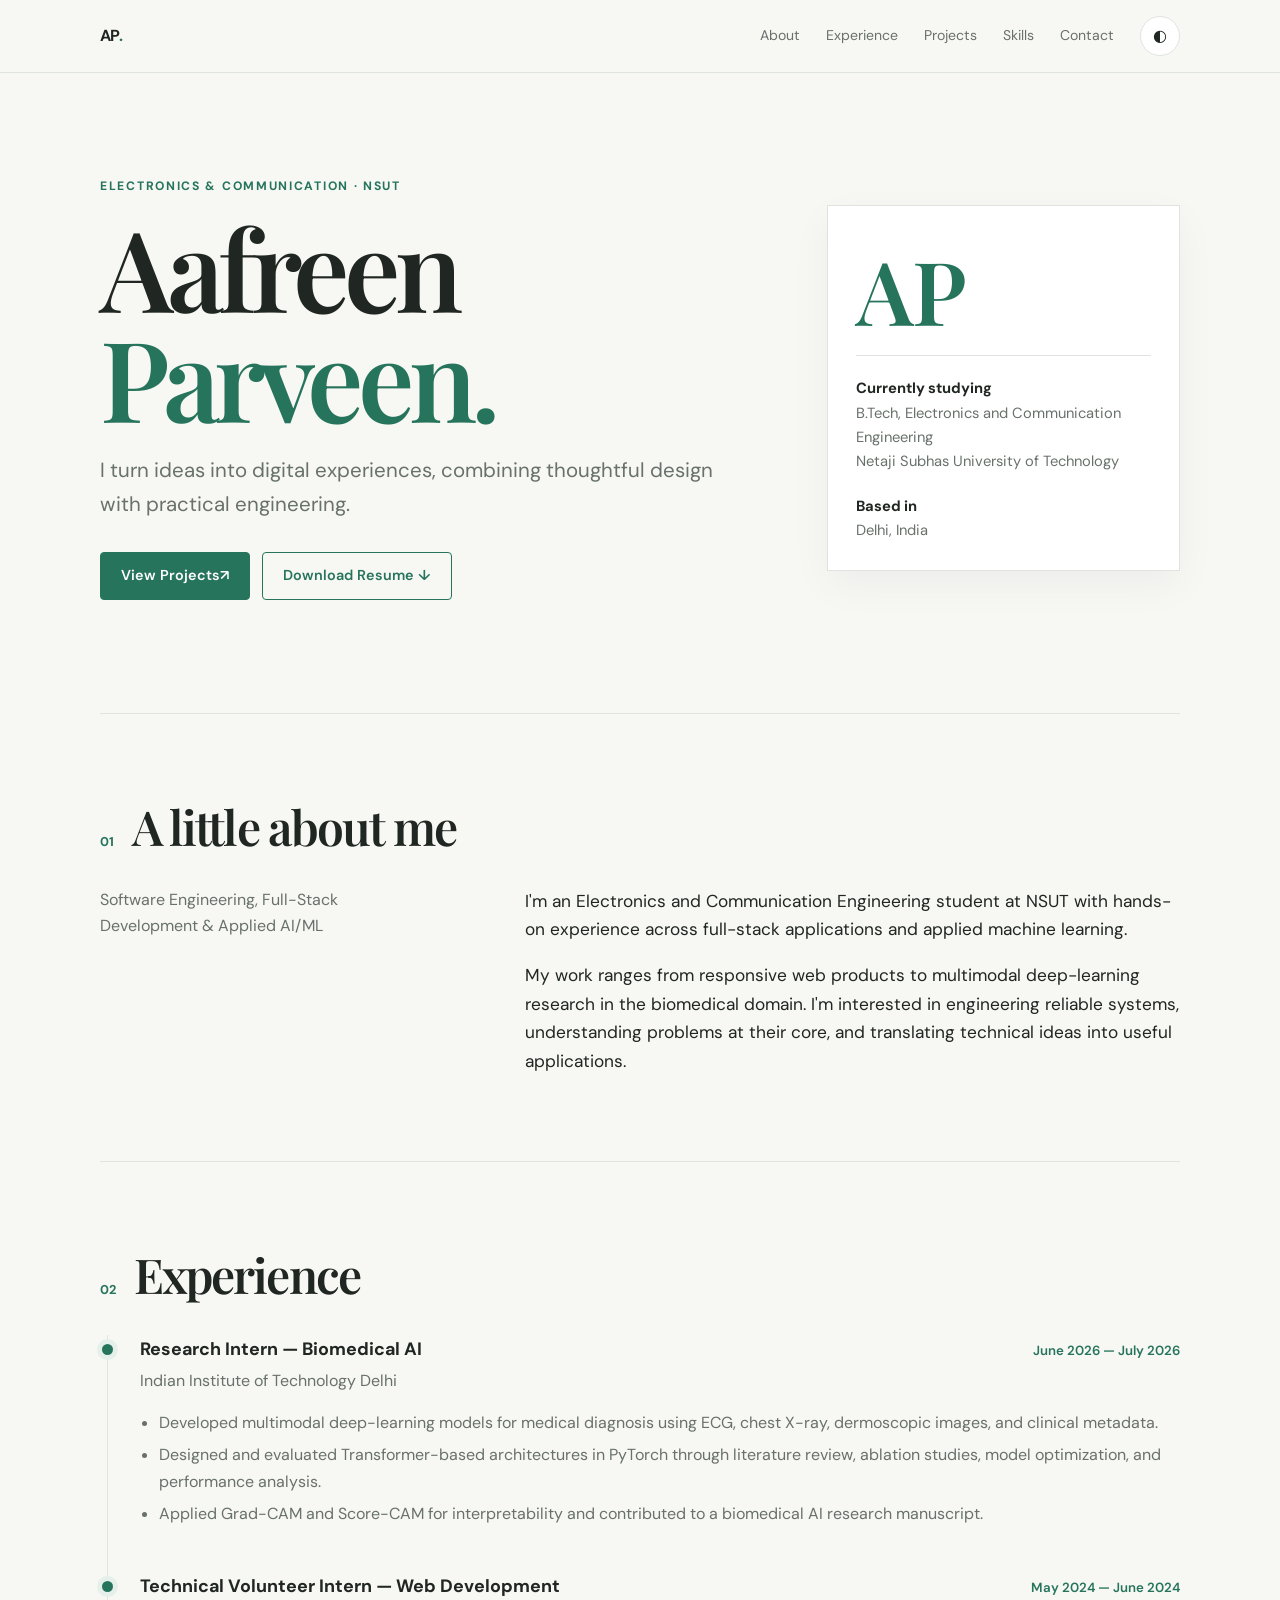
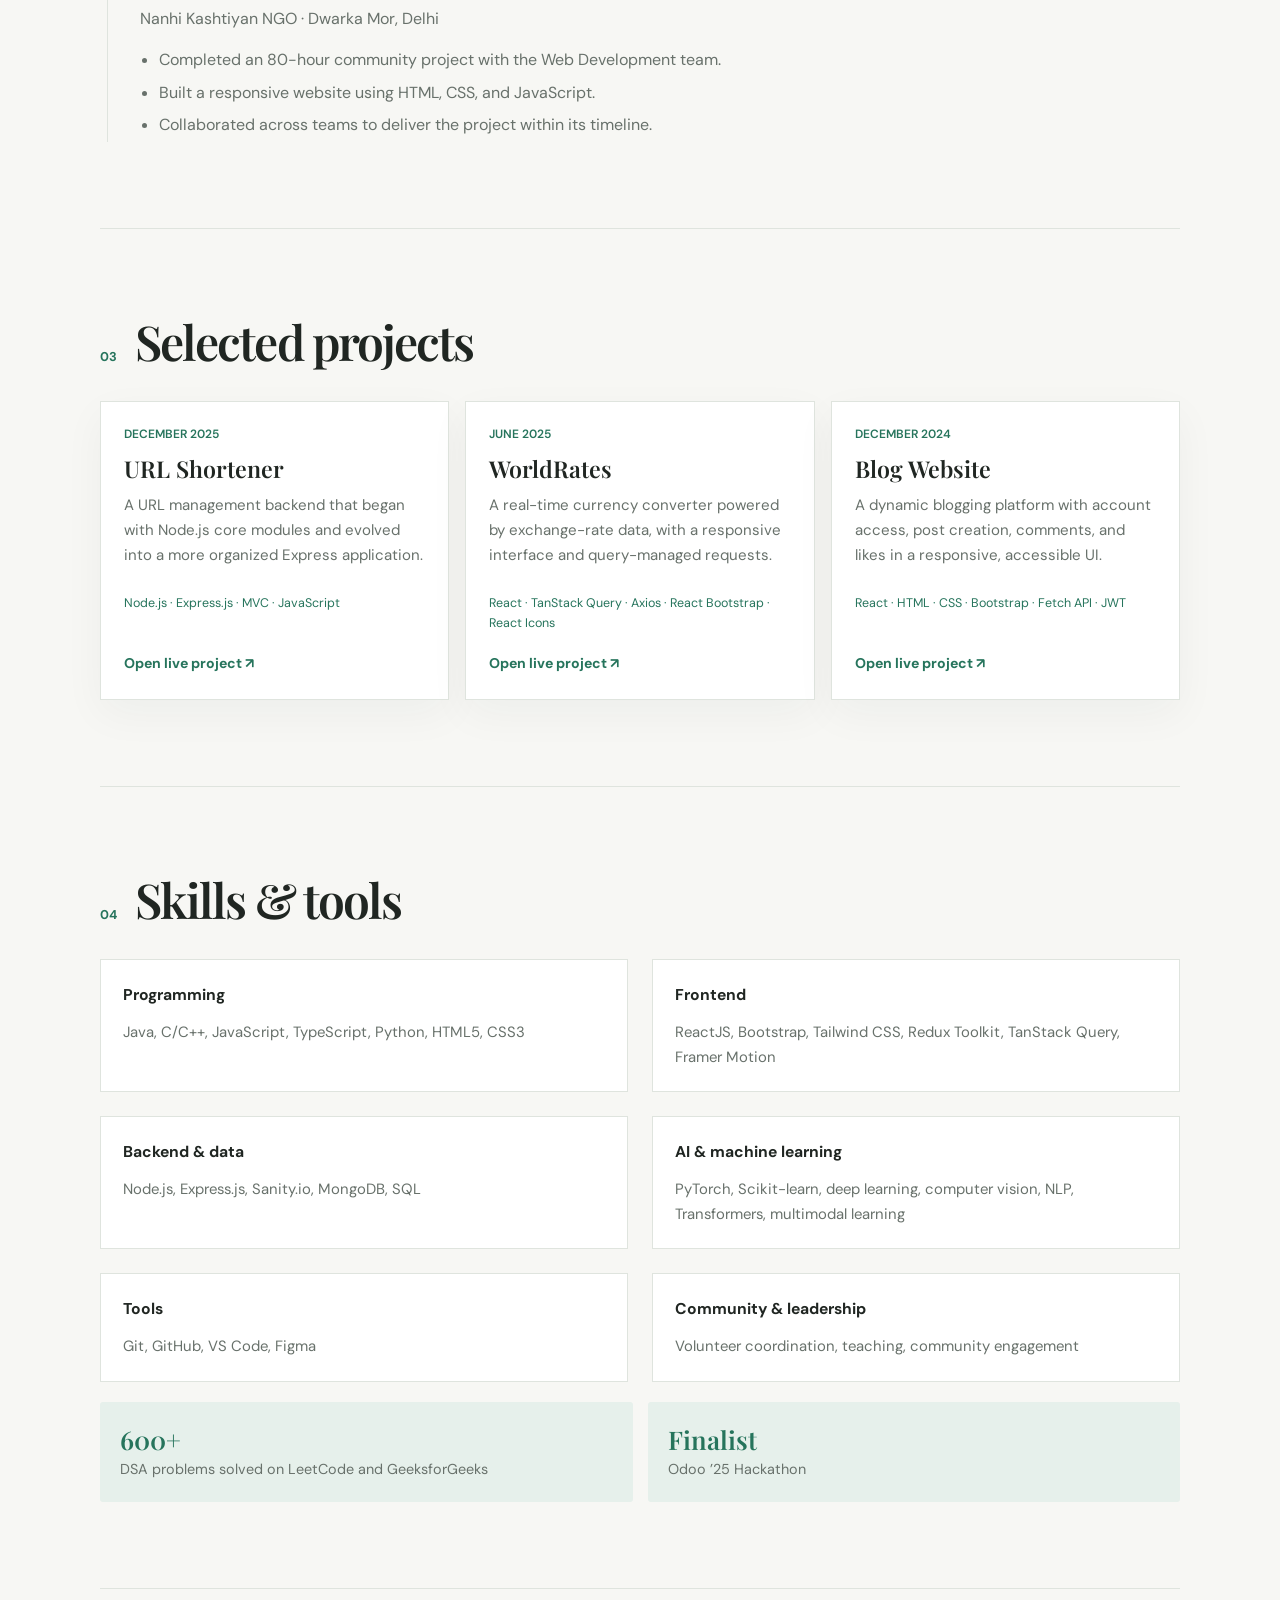
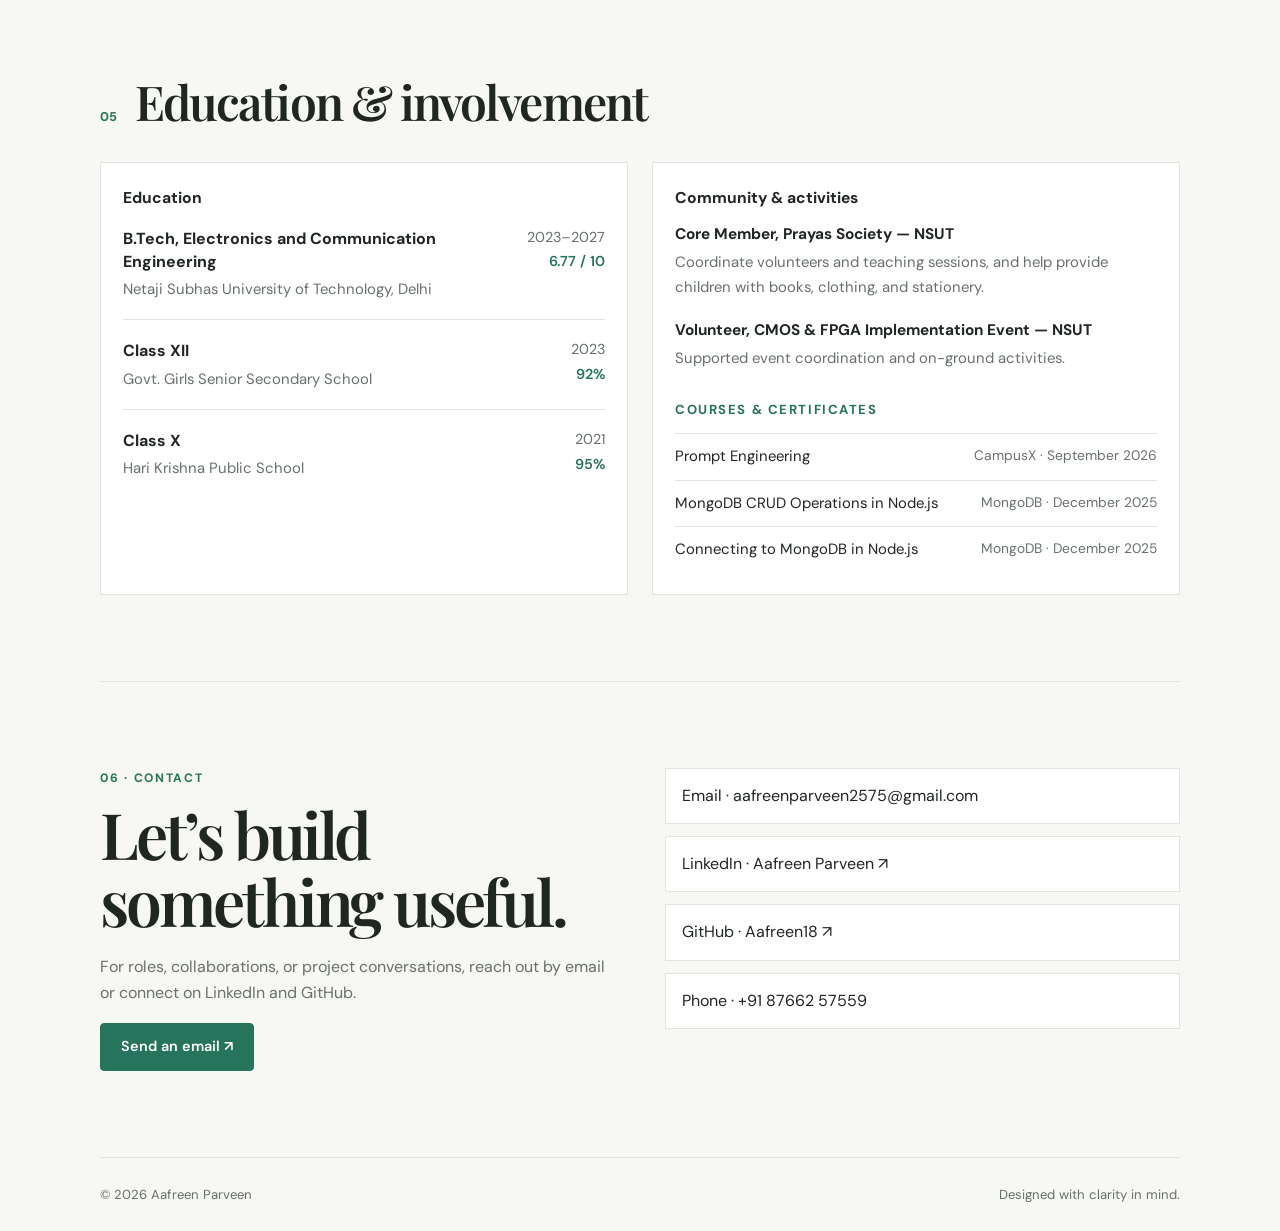
<file: index.html>
<!doctype html>
<html lang="en">
<head>
  <meta charset="utf-8">
  <meta name="viewport" content="width=device-width, initial-scale=1">
  <meta name="description" content="Aafreen Parveen — Electronics and Communication Engineering student at NSUT, working across software engineering, full-stack development, and applied AI/ML.">
  <meta property="og:title" content="Aafreen Parveen — Software Engineer & AI/ML Developer">
  <meta property="og:description" content="Full-stack development, applied machine learning, and thoughtful engineering.">
  <meta property="og:type" content="website">
  <meta property="og:url" content="https://resume-git-main-aafreen-parveens-projects.vercel.app/">
  <meta name="theme-color" content="#f7f7f4">
  <title>Aafreen Parveen — Software Engineer & AI/ML Developer</title>

  <link rel="preconnect" href="https://fonts.googleapis.com">
  <link rel="preconnect" href="https://fonts.gstatic.com" crossorigin>
  <link href="https://fonts.googleapis.com/css2?family=DM+Sans:wght@400;500;600;700&family=Playfair+Display:wght@500;600;700&display=swap" rel="stylesheet">
  <link rel="stylesheet" href="style.css">
</head>

<body>
  <a class="skip" href="#main">Skip to content</a>

  <header class="topbar">
    <nav class="wrap" aria-label="Main navigation">
      <a class="brand" href="#home">AP<span style="color:var(--accent)">.</span></a>
      <div class="navlinks">
        <a href="#about">About</a>
        <a href="#experience">Experience</a>
        <a href="#projects">Projects</a>
        <a href="#skills">Skills</a>
        <a href="#contact">Contact</a>
        <button class="theme" id="themeToggle" aria-label="Switch to dark mode" title="Toggle color theme">◐</button>
      </div>
    </nav>
  </header>

  <main id="main">
    <div class="wrap">
      <section class="hero" id="home">
        <div class="reveal">
          <div class="eyebrow">Electronics &amp; Communication · NSUT</div>
          <h1>Aafreen<br><span>Parveen.</span></h1>
          <p class="lede">I turn ideas into digital experiences, combining thoughtful design with practical engineering.</p>
          <div class="actions">
            <a class="button primary" href="#projects">View Projects <span aria-hidden="true">↗</span></a>
            <a class="button secondary" href="./ResumeWithDrop4.pdf" download>Download Resume ↓</a>
          </div>
        </div>

        <aside class="hero-card reveal" aria-label="Profile summary">
          <div class="monogram" aria-hidden="true">AP</div>
          <p><strong>Currently studying</strong><br>B.Tech, Electronics and Communication Engineering<br>Netaji Subhas University of Technology</p>
          <p><strong>Based in</strong><br>Delhi, India</p>
        </aside>
      </section>

      <section id="about" class="reveal">
        <div class="section-head">
          <span class="section-number">01</span>
          <h2>A little about me</h2>
        </div>
        <div class="about-grid">
          <p class="aside">Software Engineering, Full-Stack Development &amp; Applied AI/ML</p>
          <div class="about-copy">
            <p>I'm an Electronics and Communication Engineering student at NSUT with hands-on experience across full-stack applications and applied machine learning.</p>
            <p>My work ranges from responsive web products to multimodal deep-learning research in the biomedical domain. I'm interested in engineering reliable systems, understanding problems at their core, and translating technical ideas into useful applications.</p>
          </div>
        </div>
      </section>

      <section id="experience" class="reveal">
        <div class="section-head">
          <span class="section-number">02</span>
          <h2>Experience</h2>
        </div>
        <div class="timeline">
          <article class="entry">
            <div class="entry-top">
              <h3>Research Intern — Biomedical AI</h3>
              <span class="date">June 2026 — July 2026</span>
            </div>
            <div class="org">Indian Institute of Technology Delhi</div>
            <ul>
              <li>Developed multimodal deep-learning models for medical diagnosis using ECG, chest X-ray, dermoscopic images, and clinical metadata.</li>
              <li>Designed and evaluated Transformer-based architectures in PyTorch through literature review, ablation studies, model optimization, and performance analysis.</li>
              <li>Applied Grad-CAM and Score-CAM for interpretability and contributed to a biomedical AI research manuscript.</li>
            </ul>
          </article>

          <article class="entry">
            <div class="entry-top">
              <h3>Technical Volunteer Intern — Web Development</h3>
              <span class="date">May 2024 — June 2024</span>
            </div>
            <div class="org">Nanhi Kashtiyan NGO · Dwarka Mor, Delhi</div>
            <ul>
              <li>Completed an 80-hour community project with the Web Development team.</li>
              <li>Built a responsive website using HTML, CSS, and JavaScript.</li>
              <li>Collaborated across teams to deliver the project within its timeline.</li>
            </ul>
          </article>
        </div>
      </section>

      <section id="projects" class="reveal">
        <div class="section-head">
          <span class="section-number">03</span>
          <h2>Selected projects</h2>
        </div>
        <div class="cards">
          <article class="card">
            <span class="date">DECEMBER 2025</span>
            <h3>URL Shortener</h3>
            <p>A URL management backend that began with Node.js core modules and evolved into a more organized Express application.</p>
            <p class="tools">Node.js · Express.js · MVC · JavaScript</p>
            <a class="card-link" href="https://urlshortenerexpress.onrender.com" target="_blank" rel="noopener noreferrer">Open live project ↗</a>
          </article>

          <article class="card">
            <span class="date">JUNE 2025</span>
            <h3>WorldRates</h3>
            <p>A real-time currency converter powered by exchange-rate data, with a responsive interface and query-managed requests.</p>
            <p class="tools">React · TanStack Query · Axios · React Bootstrap · React Icons</p>
            <a class="card-link" href="https://rateswitch.netlify.app/" target="_blank" rel="noopener noreferrer">Open live project ↗</a>
          </article>

          <article class="card">
            <span class="date">DECEMBER 2024</span>
            <h3>Blog Website</h3>
            <p>A dynamic blogging platform with account access, post creation, comments, and likes in a responsive, accessible UI.</p>
            <p class="tools">React · HTML · CSS · Bootstrap · Fetch API · JWT</p>
            <a class="card-link" href="https://blog-aafreen-parveens-projects.vercel.app/" target="_blank" rel="noopener noreferrer">Open live project ↗</a>
          </article>
        </div>
      </section>

      <section id="skills" class="reveal">
        <div class="section-head">
          <span class="section-number">04</span>
          <h2>Skills &amp; tools</h2>
        </div>
        <div class="split">
          <article class="skill-group">
            <h3>Programming</h3>
            <p>Java, C/C++, JavaScript, TypeScript, Python, HTML5, CSS3</p>
          </article>
          <article class="skill-group">
            <h3>Frontend</h3>
            <p>ReactJS, Bootstrap, Tailwind CSS, Redux Toolkit, TanStack Query, Framer Motion</p>
          </article>
          <article class="skill-group">
            <h3>Backend &amp; data</h3>
            <p>Node.js, Express.js, Sanity.io, MongoDB, SQL</p>
          </article>
          <article class="skill-group">
            <h3>AI &amp; machine learning</h3>
            <p>PyTorch, Scikit-learn, deep learning, computer vision, NLP, Transformers, multimodal learning</p>
          </article>
          <article class="skill-group">
            <h3>Tools</h3>
            <p>Git, GitHub, VS Code, Figma</p>
          </article>
          <article class="skill-group">
            <h3>Community &amp; leadership</h3>
            <p>Volunteer coordination, teaching, community engagement</p>
          </article>
        </div>

        <div class="achievements">
          <div class="achievement">
            <strong>600+</strong>
            <span>DSA problems solved on LeetCode and GeeksforGeeks</span>
          </div>
          <div class="achievement">
            <strong>Finalist</strong>
            <span>Odoo ’25 Hackathon</span>
          </div>
        </div>
      </section>

      <section id="education" class="reveal">
        <div class="section-head">
          <span class="section-number">05</span>
          <h2>Education &amp; involvement</h2>
        </div>

        <div class="split">
          <div class="plain-card">
            <h3>Education</h3>
            <div class="edu-list">
              <div class="edu">
                <div>
                  <strong>B.Tech, Electronics and Communication Engineering</strong>
                  <span class="edu-school">Netaji Subhas University of Technology, Delhi</span>
                </div>
                <div class="edu-meta">
                  <span>2023–2027</span>
                  <span class="grade">6.77 / 10</span>
                </div>
              </div>

              <div class="edu">
                <div>
                  <strong>Class XII</strong>
                  <span class="edu-school">Govt. Girls Senior Secondary School</span>
                </div>
                <div class="edu-meta">
                  <span>2023</span>
                  <span class="grade">92%</span>
                </div>
              </div>

              <div class="edu">
                <div>
                  <strong>Class X</strong>
                  <span class="edu-school">Hari Krishna Public School</span>
                </div>
                <div class="edu-meta">
                  <span>2021</span>
                  <span class="grade">95%</span>
                </div>
              </div>
            </div>
          </div>

          <div class="plain-card">
            <h3>Community &amp; activities</h3>
            <div class="activity-list">
              <div class="activity-item">
                <h4>Core Member, Prayas Society — NSUT</h4>
                <p>Coordinate volunteers and teaching sessions, and help provide children with books, clothing, and stationery.</p>
              </div>
              <div class="activity-item">
                <h4>Volunteer, CMOS &amp; FPGA Implementation Event — NSUT</h4>
                <p>Supported event coordination and on-ground activities.</p>
              </div>
            </div>

            <h4 class="subsection-title">Courses &amp; certificates</h4>
            <ul class="certificate-list">
              <li>
                <span class="certificate-name">Prompt Engineering</span>
                <span class="certificate-meta">CampusX · September 2026</span>
              </li>
              <li>
                <span class="certificate-name">MongoDB CRUD Operations in Node.js</span>
                <span class="certificate-meta">MongoDB · December 2025</span>
              </li>
              <li>
                <span class="certificate-name">Connecting to MongoDB in Node.js</span>
                <span class="certificate-meta">MongoDB · December 2025</span>
              </li>
            </ul>
          </div>
        </div>
      </section>

      <section id="contact" class="reveal">
        <div class="contact">
          <div>
            <div class="kicker">06 · Contact</div>
            <h2>Let’s build<br>something useful.</h2>
            <p>For roles, collaborations, or project conversations, reach out by email or connect on LinkedIn and GitHub.</p>
            <a class="button primary" href="mailto:aafreenparveen2575@gmail.com">Send an email ↗</a>
          </div>

          <div class="contact-links">
            <a href="mailto:aafreenparveen2575@gmail.com">Email · aafreenparveen2575@gmail.com</a>
            <a href="https://www.linkedin.com/in/aafreen-parveen-944b3229a" target="_blank" rel="noopener noreferrer">LinkedIn · Aafreen Parveen ↗</a>
            <a href="https://github.com/Aafreen18" target="_blank" rel="noopener noreferrer">GitHub · Aafreen18 ↗</a>
            <a href="tel:+918766257559">Phone · +91 87662 57559</a>
          </div>
        </div>
      </section>
    </div>
  </main>

  <footer class="wrap">
    <span>© <span id="year"></span> Aafreen Parveen</span>
    <span>Designed with clarity in mind.</span>
  </footer>

  <script>
    const root = document.documentElement;
    const toggle = document.getElementById("themeToggle");

    try {
      const savedTheme = localStorage.getItem("theme");
      if (savedTheme === "dark" || savedTheme === "light") {
        root.dataset.theme = savedTheme;
      }
    } catch (error) {
      // The site still works when browser storage is unavailable.
    }

    function updateToggle() {
      const dark = root.dataset.theme === "dark";
      toggle.setAttribute(
        "aria-label",
        dark ? "Switch to light mode" : "Switch to dark mode"
      );
      toggle.textContent = dark ? "☼" : "◐";
    }

    updateToggle();

    toggle.addEventListener("click", () => {
      const nextTheme = root.dataset.theme === "dark" ? "light" : "dark";
      root.dataset.theme = nextTheme;

      try {
        localStorage.setItem("theme", nextTheme);
      } catch (error) {
        // Theme switching remains available for the current page view.
      }

      updateToggle();
    });

    document.getElementById("year").textContent = new Date().getFullYear();

    if (
      "IntersectionObserver" in window &&
      !window.matchMedia("(prefers-reduced-motion: reduce)").matches
    ) {
      const observer = new IntersectionObserver(
        entries => {
          entries.forEach(entry => {
            if (entry.isIntersecting) {
              entry.target.classList.add("visible");
              observer.unobserve(entry.target);
            }
          });
        },
        { threshold: 0.12 }
      );

      document.querySelectorAll(".reveal").forEach(element => {
        observer.observe(element);
      });
    } else {
      document.querySelectorAll(".reveal").forEach(element => {
        element.classList.add("visible");
      });
    }
  </script>
</body>
</html>
</file>
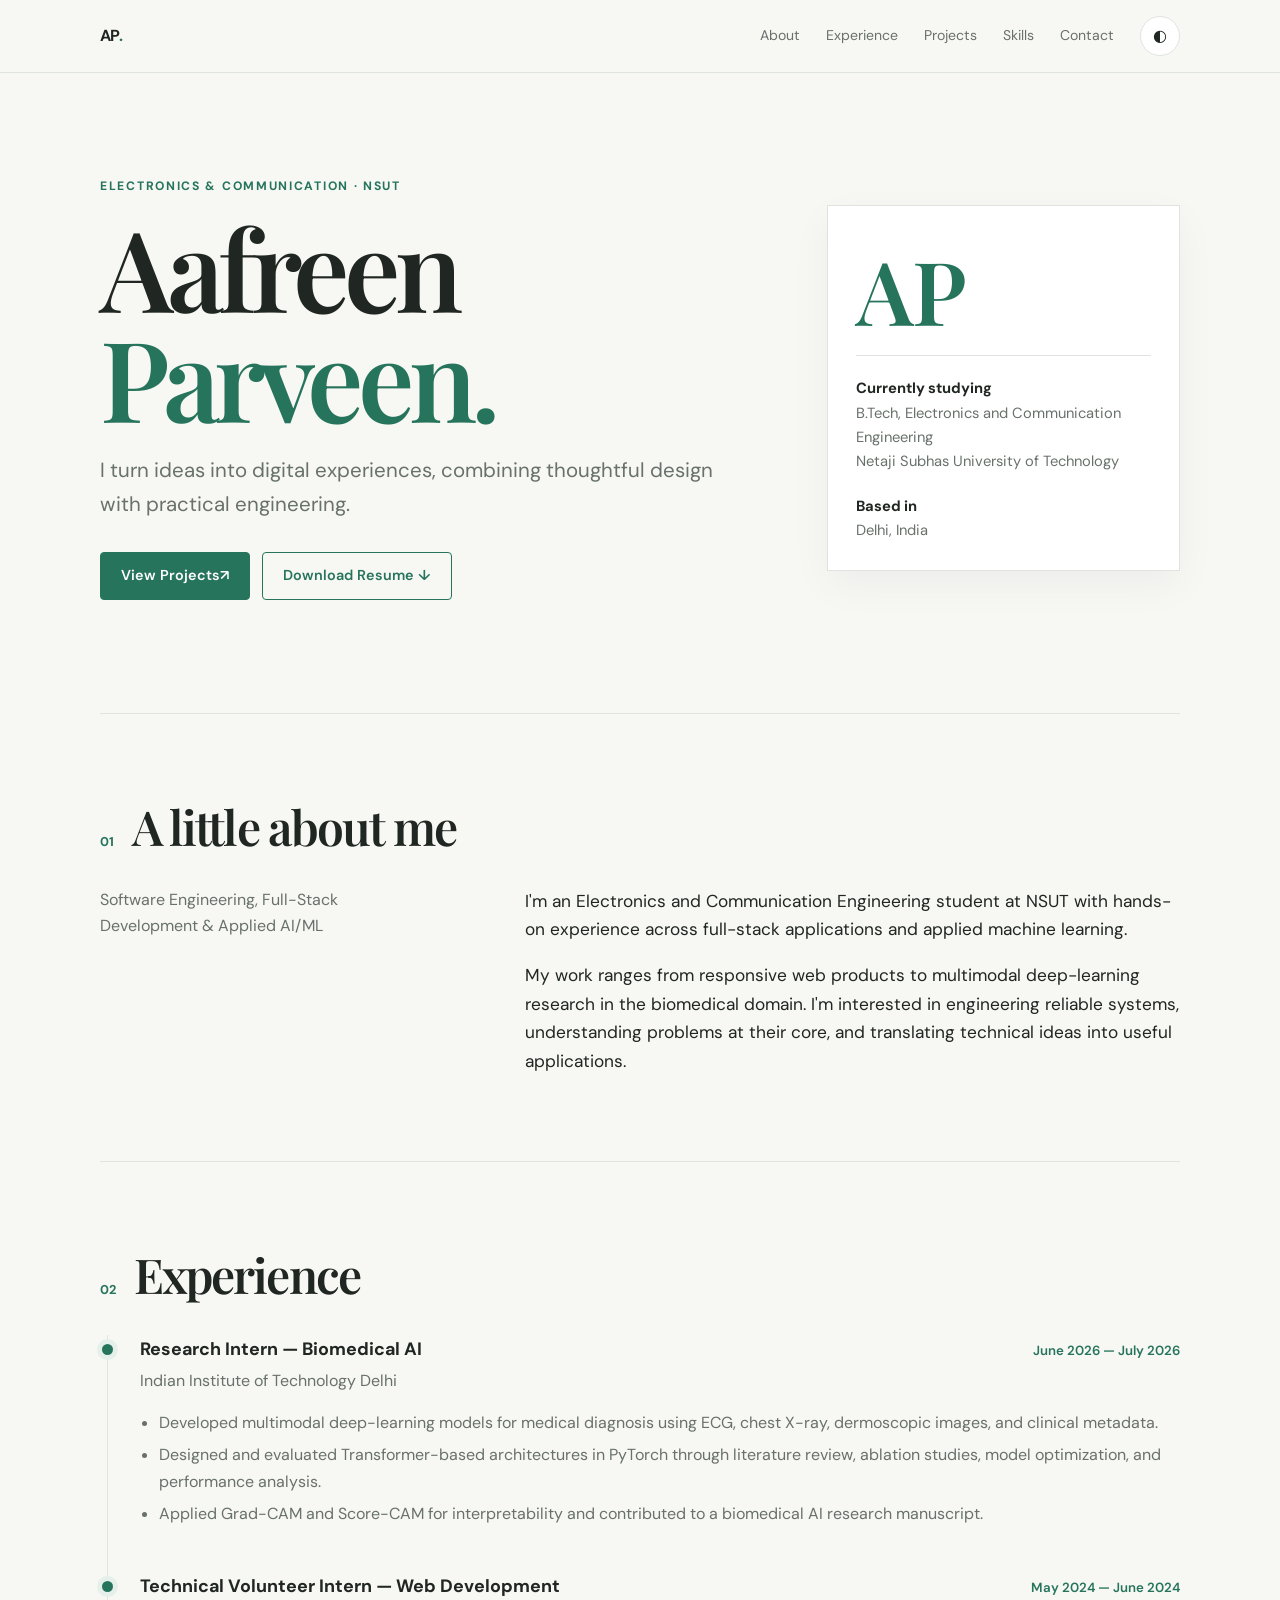
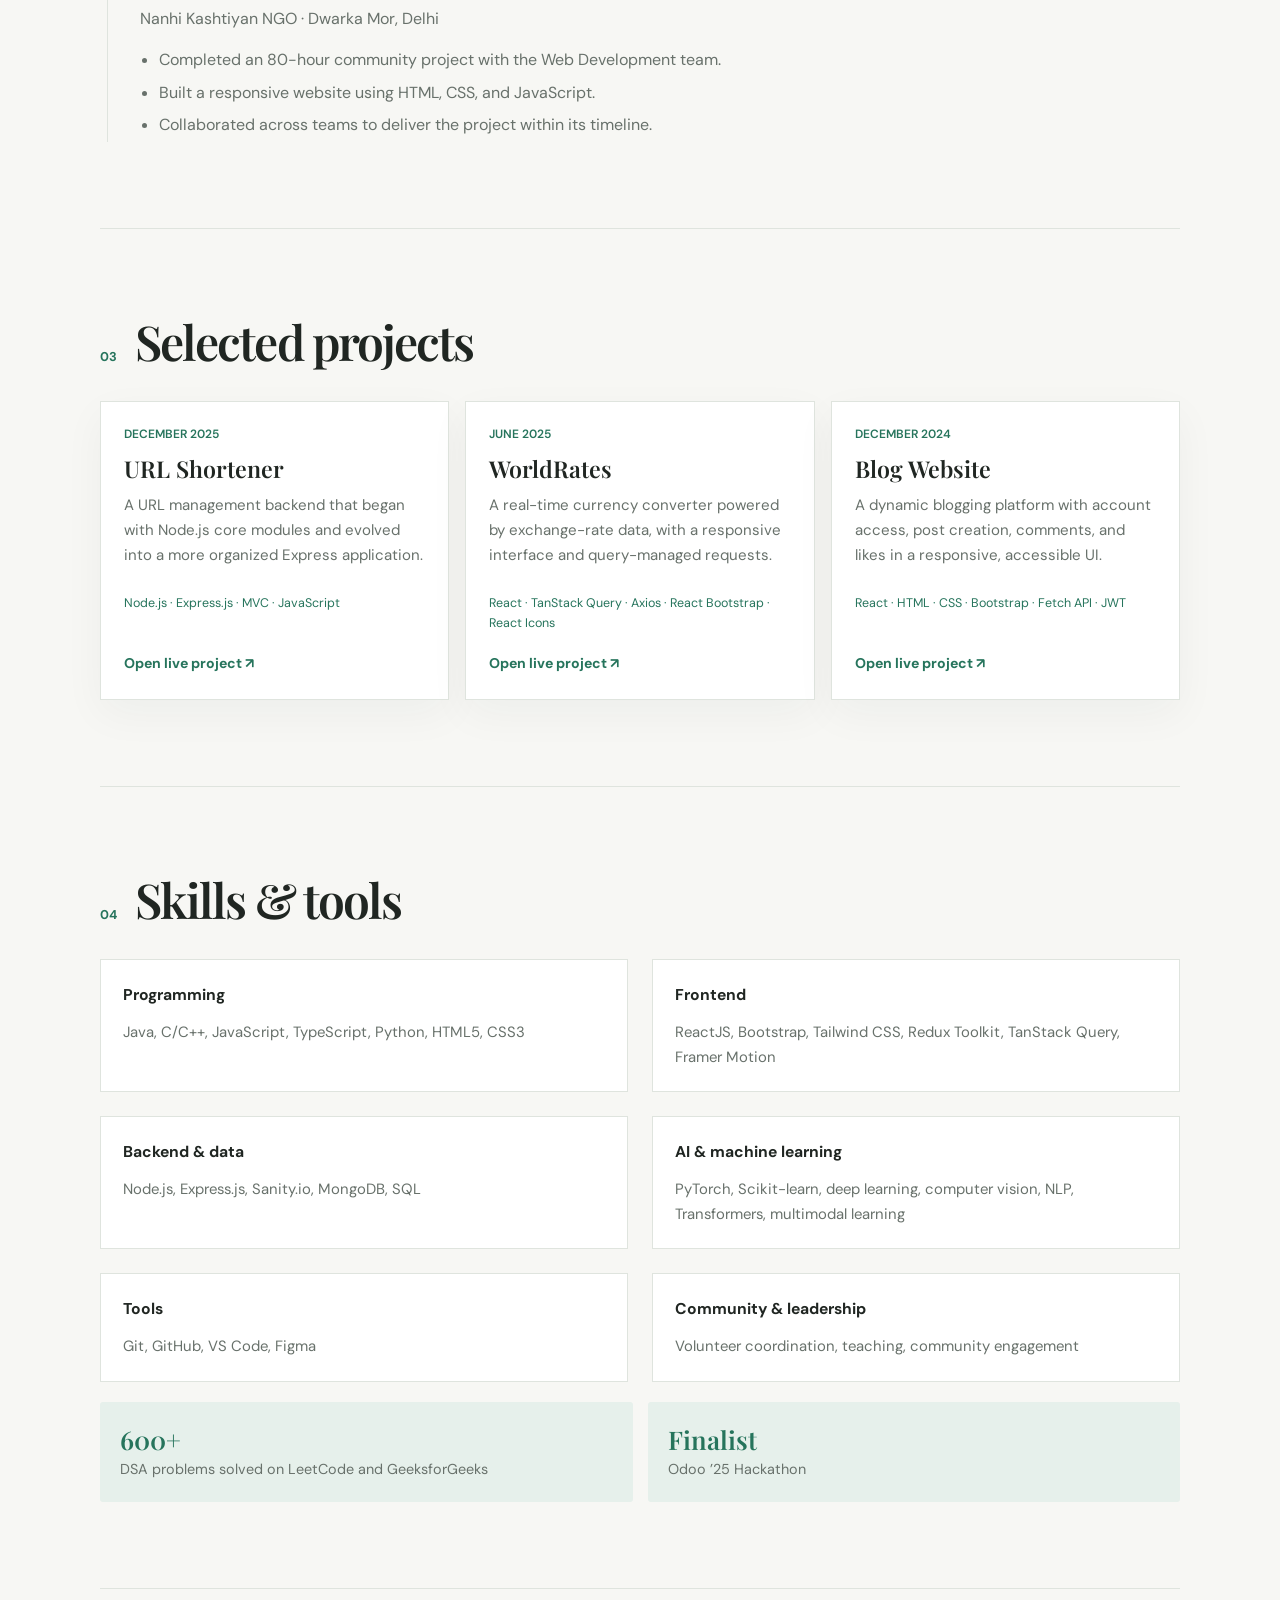
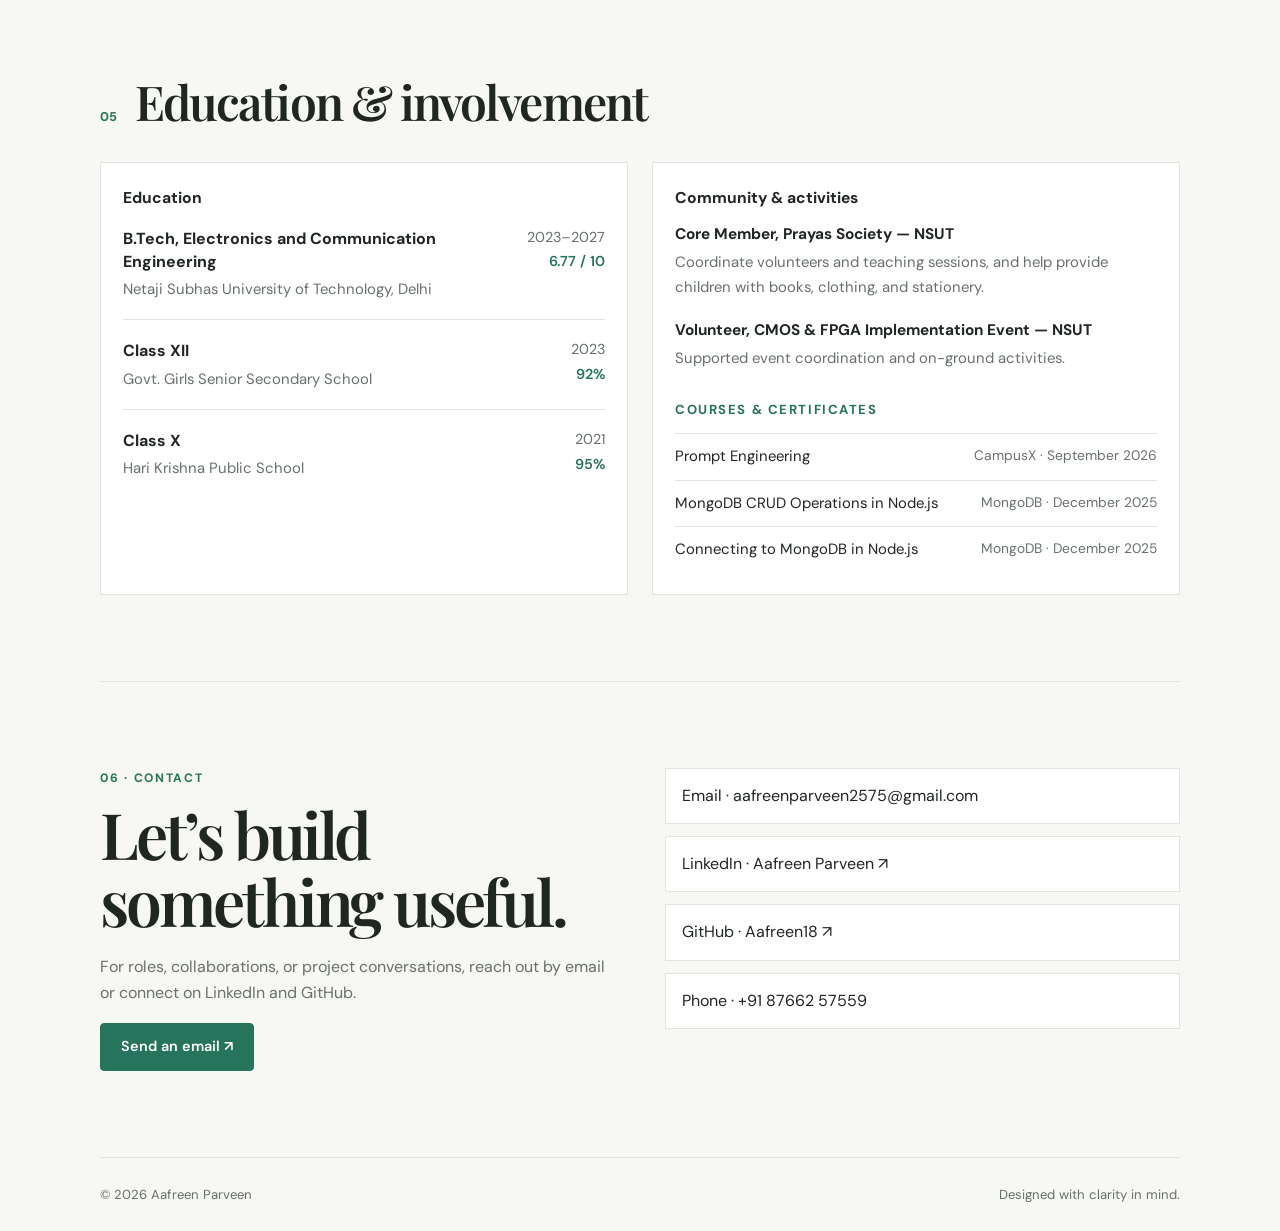
<file: aafreen_portfolio.html>
<!doctype html>
<html lang="en">
<head>
  <meta charset="utf-8">
  <meta name="viewport" content="width=device-width, initial-scale=1">
  <meta name="description" content="Aafreen Parveen — Electronics and Communication Engineering student at NSUT, working across software engineering, full-stack development, and applied AI/ML.">
  <meta property="og:title" content="Aafreen Parveen — Software Engineer & AI/ML Developer">
  <meta property="og:description" content="Full-stack development, applied machine learning, and thoughtful engineering.">
  <meta property="og:type" content="website">
  <meta property="og:url" content="[ADD PORTFOLIO URL]">
  <meta name="theme-color" content="#f7f7f4">
  <title>Aafreen Parveen — Software Engineer & AI/ML Developer</title>

  <link rel="preconnect" href="https://fonts.googleapis.com">
  <link rel="preconnect" href="https://fonts.gstatic.com" crossorigin>
  <link href="https://fonts.googleapis.com/css2?family=DM+Sans:wght@400;500;600;700&family=Playfair+Display:wght@500;600;700&display=swap" rel="stylesheet">
  <link rel="stylesheet" href="style.css">
</head>

<body>
  <a class="skip" href="#main">Skip to content</a>

  <header class="topbar">
    <nav class="wrap" aria-label="Main navigation">
      <a class="brand" href="#home">AP<span style="color:var(--accent)">.</span></a>
      <div class="navlinks">
        <a href="#about">About</a>
        <a href="#experience">Experience</a>
        <a href="#projects">Projects</a>
        <a href="#skills">Skills</a>
        <a href="#contact">Contact</a>
        <button class="theme" id="themeToggle" aria-label="Switch to dark mode" title="Toggle color theme">◐</button>
      </div>
    </nav>
  </header>

  <main id="main">
    <div class="wrap">
      <section class="hero" id="home">
        <div class="reveal">
          <div class="eyebrow">Electronics &amp; Communication · NSUT</div>
          <h1>Aafreen<br><span>Parveen.</span></h1>
          <p class="lede">I turn ideas into digital experiences, combining thoughtful design with practical engineering.</p>
          <div class="actions">
            <a class="button primary" href="#projects">View Projects <span aria-hidden="true">↗</span></a>
            <a class="button secondary" href="./ResumeWithDrop4.pdf" download>Download Resume ↓</a>
          </div>
        </div>

        <aside class="hero-card reveal" aria-label="Profile summary">
          <div class="monogram" aria-hidden="true">AP</div>
          <p><strong>Currently studying</strong><br>B.Tech, Electronics and Communication Engineering<br>Netaji Subhas University of Technology</p>
          <p><strong>Based in</strong><br>Delhi, India</p>
        </aside>
      </section>

      <section id="about" class="reveal">
        <div class="section-head">
          <span class="section-number">01</span>
          <h2>A little about me</h2>
        </div>
        <div class="about-grid">
          <p class="aside">Software Engineering, Full-Stack Development &amp; Applied AI/ML</p>
          <div class="about-copy">
            <p>I'm an Electronics and Communication Engineering student at NSUT with hands-on experience across full-stack applications and applied machine learning.</p>
            <p>My work ranges from responsive web products to multimodal deep-learning research in the biomedical domain. I'm interested in engineering reliable systems, understanding problems at their core, and translating technical ideas into useful applications.</p>
          </div>
        </div>
      </section>

      <section id="experience" class="reveal">
        <div class="section-head">
          <span class="section-number">02</span>
          <h2>Experience</h2>
        </div>
        <div class="timeline">
          <article class="entry">
            <div class="entry-top">
              <h3>Research Intern — Biomedical AI</h3>
              <span class="date">June 2026 — July 2026</span>
            </div>
            <div class="org">Indian Institute of Technology Delhi</div>
            <ul>
              <li>Developed multimodal deep-learning models for medical diagnosis using ECG, chest X-ray, dermoscopic images, and clinical metadata.</li>
              <li>Designed and evaluated Transformer-based architectures in PyTorch through literature review, ablation studies, model optimization, and performance analysis.</li>
              <li>Applied Grad-CAM and Score-CAM for interpretability and contributed to a biomedical AI research manuscript.</li>
            </ul>
          </article>

          <article class="entry">
            <div class="entry-top">
              <h3>Technical Volunteer Intern — Web Development</h3>
              <span class="date">May 2024 — June 2024</span>
            </div>
            <div class="org">Nanhi Kashtiyan NGO · Dwarka Mor, Delhi</div>
            <ul>
              <li>Completed an 80-hour community project with the Web Development team.</li>
              <li>Built a responsive website using HTML, CSS, and JavaScript.</li>
              <li>Collaborated across teams to deliver the project within its timeline.</li>
            </ul>
          </article>
        </div>
      </section>

      <section id="projects" class="reveal">
        <div class="section-head">
          <span class="section-number">03</span>
          <h2>Selected projects</h2>
        </div>
        <div class="cards">
          <article class="card">
            <span class="date">DECEMBER 2025</span>
            <h3>URL Shortener</h3>
            <p>A URL management backend that began with Node.js core modules and evolved into a more organized Express application.</p>
            <p class="tools">Node.js · Express.js · MVC · JavaScript</p>
            <a class="card-link" href="https://urlshortenerexpress.onrender.com" target="_blank" rel="noopener noreferrer">Open live project ↗</a>
          </article>

          <article class="card">
            <span class="date">JUNE 2025</span>
            <h3>WorldRates</h3>
            <p>A real-time currency converter powered by exchange-rate data, with a responsive interface and query-managed requests.</p>
            <p class="tools">React · TanStack Query · Axios · React Bootstrap · React Icons</p>
            <a class="card-link" href="https://rateswitch.netlify.app/" target="_blank" rel="noopener noreferrer">Open live project ↗</a>
          </article>

          <article class="card">
            <span class="date">DECEMBER 2024</span>
            <h3>Blog Website</h3>
            <p>A dynamic blogging platform with account access, post creation, comments, and likes in a responsive, accessible UI.</p>
            <p class="tools">React · HTML · CSS · Bootstrap · Fetch API · JWT</p>
            <a class="card-link" href="https://blog-aafreen-parveens-projects.vercel.app/" target="_blank" rel="noopener noreferrer">Open live project ↗</a>
          </article>
        </div>
      </section>

      <section id="skills" class="reveal">
        <div class="section-head">
          <span class="section-number">04</span>
          <h2>Skills &amp; tools</h2>
        </div>
        <div class="split">
          <article class="skill-group">
            <h3>Programming</h3>
            <p>Java, C/C++, JavaScript, TypeScript, Python, HTML5, CSS3</p>
          </article>
          <article class="skill-group">
            <h3>Frontend</h3>
            <p>ReactJS, Bootstrap, Tailwind CSS, Redux Toolkit, TanStack Query, Framer Motion</p>
          </article>
          <article class="skill-group">
            <h3>Backend &amp; data</h3>
            <p>Node.js, Express.js, Sanity.io, MongoDB, SQL</p>
          </article>
          <article class="skill-group">
            <h3>AI &amp; machine learning</h3>
            <p>PyTorch, Scikit-learn, deep learning, computer vision, NLP, Transformers, multimodal learning</p>
          </article>
          <article class="skill-group">
            <h3>Tools</h3>
            <p>Git, GitHub, VS Code, Figma</p>
          </article>
          <article class="skill-group">
            <h3>Community &amp; leadership</h3>
            <p>Volunteer coordination, teaching, community engagement</p>
          </article>
        </div>

        <div class="achievements">
          <div class="achievement">
            <strong>600+</strong>
            <span>DSA problems solved on LeetCode and GeeksforGeeks</span>
          </div>
          <div class="achievement">
            <strong>Finalist</strong>
            <span>Odoo ’25 Hackathon</span>
          </div>
        </div>
      </section>

      <section id="education" class="reveal">
        <div class="section-head">
          <span class="section-number">05</span>
          <h2>Education &amp; involvement</h2>
        </div>

        <div class="split">
          <div class="plain-card">
            <h3>Education</h3>
            <div class="edu-list">
              <div class="edu">
                <div>
                  <strong>B.Tech, Electronics and Communication Engineering</strong>
                  <span class="edu-school">Netaji Subhas University of Technology, Delhi</span>
                </div>
                <div class="edu-meta">
                  <span>2023–2027</span>
                  <span class="grade">6.77 / 10</span>
                </div>
              </div>

              <div class="edu">
                <div>
                  <strong>Class XII</strong>
                  <span class="edu-school">Govt. Girls Senior Secondary School</span>
                </div>
                <div class="edu-meta">
                  <span>2023</span>
                  <span class="grade">92%</span>
                </div>
              </div>

              <div class="edu">
                <div>
                  <strong>Class X</strong>
                  <span class="edu-school">Hari Krishna Public School</span>
                </div>
                <div class="edu-meta">
                  <span>2021</span>
                  <span class="grade">95%</span>
                </div>
              </div>
            </div>
          </div>

          <div class="plain-card">
            <h3>Community &amp; activities</h3>
            <div class="activity-list">
              <div class="activity-item">
                <h4>Core Member, Prayas Society — NSUT</h4>
                <p>Coordinate volunteers and teaching sessions, and help provide children with books, clothing, and stationery.</p>
              </div>
              <div class="activity-item">
                <h4>Volunteer, CMOS &amp; FPGA Implementation Event — NSUT</h4>
                <p>Supported event coordination and on-ground activities.</p>
              </div>
            </div>

            <h4 class="subsection-title">Courses &amp; certificates</h4>
            <ul class="certificate-list">
              <li>
                <span class="certificate-name">Prompt Engineering</span>
                <span class="certificate-meta">CampusX · September 2026</span>
              </li>
              <li>
                <span class="certificate-name">MongoDB CRUD Operations in Node.js</span>
                <span class="certificate-meta">MongoDB · December 2025</span>
              </li>
              <li>
                <span class="certificate-name">Connecting to MongoDB in Node.js</span>
                <span class="certificate-meta">MongoDB · December 2025</span>
              </li>
            </ul>
          </div>
        </div>
      </section>

      <section id="contact" class="reveal">
        <div class="contact">
          <div>
            <div class="kicker">06 · Contact</div>
            <h2>Let’s build<br>something useful.</h2>
            <p>For roles, collaborations, or project conversations, reach out by email or connect on LinkedIn and GitHub.</p>
            <a class="button primary" href="mailto:aafreenparveen2575@gmail.com">Send an email ↗</a>
          </div>

          <div class="contact-links">
            <a href="mailto:aafreenparveen2575@gmail.com">Email · aafreenparveen2575@gmail.com</a>
            <a href="https://www.linkedin.com/in/aafreen-parveen-944b3229a" target="_blank" rel="noopener noreferrer">LinkedIn · Aafreen Parveen ↗</a>
            <a href="https://github.com/Aafreen18" target="_blank" rel="noopener noreferrer">GitHub · Aafreen18 ↗</a>
            <a href="tel:+918766257559">Phone · +91 87662 57559</a>
          </div>
        </div>
      </section>
    </div>
  </main>

  <footer class="wrap">
    <span>© <span id="year"></span> Aafreen Parveen</span>
    <span>Designed with clarity in mind.</span>
  </footer>

  <script>
    const root = document.documentElement;
    const toggle = document.getElementById("themeToggle");

    try {
      const savedTheme = localStorage.getItem("theme");
      if (savedTheme === "dark" || savedTheme === "light") {
        root.dataset.theme = savedTheme;
      }
    } catch (error) {
      // The site still works when browser storage is unavailable.
    }

    function updateToggle() {
      const dark = root.dataset.theme === "dark";
      toggle.setAttribute(
        "aria-label",
        dark ? "Switch to light mode" : "Switch to dark mode"
      );
      toggle.textContent = dark ? "☼" : "◐";
    }

    updateToggle();

    toggle.addEventListener("click", () => {
      const nextTheme = root.dataset.theme === "dark" ? "light" : "dark";
      root.dataset.theme = nextTheme;

      try {
        localStorage.setItem("theme", nextTheme);
      } catch (error) {
        // Theme switching remains available for the current page view.
      }

      updateToggle();
    });

    document.getElementById("year").textContent = new Date().getFullYear();

    if (
      "IntersectionObserver" in window &&
      !window.matchMedia("(prefers-reduced-motion: reduce)").matches
    ) {
      const observer = new IntersectionObserver(
        entries => {
          entries.forEach(entry => {
            if (entry.isIntersecting) {
              entry.target.classList.add("visible");
              observer.unobserve(entry.target);
            }
          });
        },
        { threshold: 0.12 }
      );

      document.querySelectorAll(".reveal").forEach(element => {
        observer.observe(element);
      });
    } else {
      document.querySelectorAll(".reveal").forEach(element => {
        element.classList.add("visible");
      });
    }
  </script>
</body>
</html>
</file>
<file: style.css>
:root {
      color-scheme: light;
      --bg: #f7f7f4;
      --surface: #fff;
      --text: #202622;
      --muted: #68716b;
      --line: #dfe4de;
      --accent: #26745c;
      --accent-soft: #e6f0eb;
      --shadow: 0 14px 40px #20352b0b;
      --serif: "Playfair Display", Georgia, serif;
      --sans: "DM Sans", Arial, sans-serif;
    }

    [data-theme="dark"] {
      color-scheme: dark;
      --bg: #151a17;
      --surface: #1e2621;
      --text: #eff3ef;
      --muted: #adb9b0;
      --line: #35433a;
      --accent: #84c6a5;
      --accent-soft: #293b31;
      --shadow: 0 14px 40px #0003;
    }

    * { box-sizing: border-box; }

    html {
      scroll-behavior: smooth;
      scroll-padding-top: 88px;
    }

    body {
      margin: 0;
      background: var(--bg);
      color: var(--text);
      font: 16px/1.65 var(--sans);
      transition: background .25s, color .25s;
    }

    a { color: inherit; }
    button { font: inherit; }
    h1, h2, h3, p { margin-top: 0; }

    .wrap {
      width: min(1080px, calc(100% - 44px));
      margin: 0 auto;
    }

    .topbar {
      position: sticky;
      top: 0;
      z-index: 10;
      background: color-mix(in srgb, var(--bg) 90%, transparent);
      backdrop-filter: blur(14px);
      border-bottom: 1px solid var(--line);
    }

    nav {
      min-height: 72px;
      display: flex;
      align-items: center;
      justify-content: space-between;
      gap: 20px;
    }

    .brand {
      text-decoration: none;
      font-weight: 700;
      letter-spacing: -.04em;
    }

    .navlinks {
      display: flex;
      align-items: center;
      gap: clamp(12px, 2.2vw, 26px);
    }

    .navlinks a {
      color: var(--muted);
      font-size: .88rem;
      text-decoration: none;
    }

    .navlinks a:hover,
    .navlinks a:focus-visible { color: var(--accent); }

    .theme {
      width: 40px;
      height: 40px;
      border: 1px solid var(--line);
      border-radius: 50%;
      background: var(--surface);
      color: var(--text);
      cursor: pointer;
    }

    .hero {
      min-height: 640px;
      display: grid;
      grid-template-columns: 1.3fr .7fr;
      align-items: center;
      gap: 70px;
      padding: 90px 0 100px;
      border: 0;
    }

    .eyebrow,
    .kicker {
      color: var(--accent);
      font-size: .76rem;
      font-weight: 700;
      letter-spacing: .14em;
      text-transform: uppercase;
    }

    h1 {
      margin: 16px 0 22px;
      font: 600 clamp(3.6rem, 9vw, 7rem)/.98 var(--serif);
      letter-spacing: -.055em;
    }

    h1 span { color: var(--accent); }

    .lede {
      max-width: 620px;
      color: var(--muted);
      font-size: clamp(1.05rem, 2vw, 1.28rem);
    }

    .actions {
      display: flex;
      flex-wrap: wrap;
      gap: 12px;
      margin-top: 30px;
    }

    .button {
      display: inline-flex;
      min-height: 48px;
      align-items: center;
      justify-content: center;
      padding: 0 20px;
      border: 1px solid var(--accent);
      border-radius: 4px;
      font-size: .9rem;
      font-weight: 600;
      text-decoration: none;
      transition: transform .2s, background .2s;
    }

    .button:hover { transform: translateY(-2px); }
    .primary { background: var(--accent); color: #fff; }
    .secondary { color: var(--accent); }

    [data-theme="dark"] .primary { color: #132019; }

    .hero-card {
      padding: 28px;
      border: 1px solid var(--line);
      background: var(--surface);
      box-shadow: var(--shadow);
      transform: rotate(1.5deg);
    }

    .monogram {
      padding: 14px 0 24px;
      border-bottom: 1px solid var(--line);
      color: var(--accent);
      font: 600 5.5rem/.95 var(--serif);
    }

    .hero-card p {
      margin: 20px 0 0;
      color: var(--muted);
      font-size: .92rem;
    }

    .hero-card strong { color: var(--text); }

    section {
      padding: 86px 0;
      border-top: 1px solid var(--line);
    }

    .section-head {
      display: flex;
      align-items: baseline;
      gap: 18px;
      margin-bottom: 34px;
    }

    .section-head h2 {
      margin: 0;
      font: 600 clamp(2rem, 4vw, 3rem)/1.1 var(--serif);
      letter-spacing: -.04em;
    }

    .section-number {
      color: var(--accent);
      font-size: .8rem;
      font-weight: 700;
    }

    .about-grid {
      display: grid;
      grid-template-columns: .7fr 1.3fr;
      gap: 72px;
    }

    .about-grid .aside {
      max-width: 260px;
      color: var(--muted);
    }

    .about-copy {
      max-width: 690px;
      font-size: 1.08rem;
    }

    .about-copy p:last-child { margin-bottom: 0; }

    .timeline {
      position: relative;
      margin-left: 7px;
      padding-left: 32px;
      border-left: 1px solid var(--line);
    }

    .entry {
      position: relative;
      padding: 0 0 42px;
    }

    .entry:last-child { padding-bottom: 0; }

    .entry::before {
      position: absolute;
      top: 9px;
      left: -38px;
      width: 11px;
      height: 11px;
      border-radius: 50%;
      background: var(--accent);
      box-shadow: 0 0 0 5px var(--accent-soft);
      content: "";
    }

    .entry-top {
      display: grid;
      grid-template-columns: minmax(0, 1fr) auto;
      align-items: baseline;
      gap: 20px;
    }

    .entry h3 {
      margin-bottom: 4px;
      font-size: 1.12rem;
    }

    .date {
      color: var(--accent);
      font-size: .83rem;
      font-weight: 600;
      white-space: nowrap;
    }

    .entry .date { text-align: right; }

    .org {
      margin-bottom: 12px;
      color: var(--muted);
    }

    .entry ul {
      margin: 8px 0 0;
      padding-left: 19px;
      color: var(--muted);
    }

    .entry li { padding: 3px 0; }

    .cards {
      display: grid;
      grid-template-columns: repeat(3, 1fr);
      gap: 16px;
    }

    .card {
      display: flex;
      flex-direction: column;
      padding: 23px;
      border: 1px solid var(--line);
      background: var(--surface);
      box-shadow: var(--shadow);
      transition: transform .2s, border .2s;
    }

    .card:hover {
      transform: translateY(-4px);
      border-color: var(--accent);
    }

    .card h3 {
      margin: 10px 0;
      font: 600 1.45rem/1.2 var(--serif);
    }

    .card p {
      flex: 1;
      color: var(--muted);
      font-size: .94rem;
    }

    .card .date { font-size: .75rem; }

    .tools {
      margin: 12px 0 18px !important;
      color: var(--accent) !important;
      font-size: .78rem !important;
      line-height: 1.6;
    }

    .card-link {
      color: var(--accent);
      font-size: .88rem;
      font-weight: 700;
      text-decoration: none;
    }

    .card-link:hover { text-decoration: underline; }

    .split {
      display: grid;
      grid-template-columns: 1fr 1fr;
      gap: 24px;
    }

    .skill-group,
    .plain-card {
      padding: 22px;
      border: 1px solid var(--line);
      background: var(--surface);
    }

    .skill-group h3,
    .plain-card h3 {
      margin-bottom: 12px;
      font-size: .98rem;
    }

    .skill-group p,
    .plain-card p {
      margin: 0;
      color: var(--muted);
      font-size: .93rem;
    }

    .achievements {
      display: grid;
      grid-template-columns: 1fr 1fr;
      gap: 15px;
      margin-top: 20px;
    }

    .achievement {
      padding: 20px;
      border-radius: 3px;
      background: var(--accent-soft);
    }

    .achievement strong {
      display: block;
      color: var(--accent);
      font: 600 1.6rem var(--serif);
    }

    .achievement span {
      color: var(--muted);
      font-size: .9rem;
    }

    /* Education: fixed metadata column keeps dates and grades aligned. */
    .edu-list { display: grid; }

    .edu {
      display: grid;
      grid-template-columns: minmax(0, 1fr) 112px;
      align-items: start;
      gap: 20px;
      padding: 19px 0;
      border-bottom: 1px solid var(--line);
    }

    .edu:first-child { padding-top: 4px; }
    .edu:last-child { padding-bottom: 4px; border-bottom: 0; }

    .edu strong {
      display: block;
      margin-bottom: 5px;
      line-height: 1.45;
    }

    .edu-school {
      display: block;
      color: var(--muted);
      font-size: .93rem;
      line-height: 1.5;
    }

    .edu-meta {
      display: grid;
      justify-items: end;
      gap: 3px;
      color: var(--muted);
      font-size: .9rem;
      line-height: 1.5;
      text-align: right;
      white-space: nowrap;
    }

    .edu-meta .grade {
      color: var(--accent);
      font-weight: 600;
    }

    /* Activities and certificates share the same body typography. */
    .activity-list {
      display: grid;
      gap: 20px;
    }

    .activity-item h4 {
      margin: 0 0 5px;
      font-size: .96rem;
      line-height: 1.45;
    }

    .activity-item p {
      margin: 0;
      color: var(--muted);
      font-size: .93rem;
      line-height: 1.65;
    }

    .subsection-title {
      margin: 28px 0 13px;
      color: var(--accent);
      font-size: .82rem;
      font-weight: 700;
      letter-spacing: .12em;
      text-transform: uppercase;
    }

    .certificate-list {
      display: grid;
      gap: 0;
      margin: 0;
      padding: 0;
      list-style: none;
    }

    .certificate-list li {
      display: grid;
      grid-template-columns: minmax(0, 1fr) auto;
      gap: 14px;
      padding: 11px 0;
      border-top: 1px solid var(--line);
      font-size: .93rem;
      line-height: 1.55;
    }

    .certificate-name { color: var(--text); }
    .certificate-meta {
      color: var(--muted);
      font-size: .86rem;
      text-align: right;
      white-space: nowrap;
    }

    .contact {
      display: grid;
      grid-template-columns: 1fr 1fr;
      align-items: start;
      gap: 50px;
    }

    .contact h2 {
      margin: 12px 0 20px;
      font: 600 clamp(2.4rem, 6vw, 4rem)/1.05 var(--serif);
      letter-spacing: -.05em;
    }

    .contact p { color: var(--muted); }

    .contact-links {
      display: grid;
      gap: 12px;
    }

    .contact-links a {
      overflow-wrap: anywhere;
      padding: 14px 16px;
      border: 1px solid var(--line);
      background: var(--surface);
      text-decoration: none;
    }

    .contact-links a:hover {
      border-color: var(--accent);
      color: var(--accent);
    }

    footer {
      display: flex;
      justify-content: space-between;
      gap: 16px;
      padding: 26px 0;
      border-top: 1px solid var(--line);
      color: var(--muted);
      font-size: .82rem;
    }

    .reveal {
      opacity: 0;
      transform: translateY(14px);
      transition: opacity .6s, transform .6s;
    }

    .reveal.visible {
      opacity: 1;
      transform: none;
    }

    :focus-visible {
      outline: 3px solid var(--accent);
      outline-offset: 3px;
    }

    .skip {
      position: absolute;
      top: -60px;
      left: 16px;
      z-index: 20;
      padding: 10px;
      background: var(--surface);
    }

    .skip:focus { top: 10px; }

    @media (max-width: 760px) {
      .wrap { width: min(100% - 32px, 600px); }
      .navlinks { gap: 11px; }
      .navlinks a { font-size: .76rem; }
      .navlinks a:nth-child(3),
      .navlinks a:nth-child(4) { display: none; }

      .hero {
        min-height: auto;
        grid-template-columns: 1fr;
        gap: 35px;
        padding: 75px 0;
      }

      .hero-card {
        max-width: 360px;
        transform: none;
      }

      .about-grid {
        grid-template-columns: 1fr;
        gap: 14px;
      }

      .about-grid .aside { max-width: none; }
      .cards, .split, .contact { grid-template-columns: 1fr; }
      .contact { gap: 22px; }
      section { padding: 65px 0; }
    }

    @media (max-width: 520px) {
      .navlinks { gap: 8px; }
      .navlinks a { font-size: .72rem; }
      .theme { width: 36px; height: 36px; }

      .entry-top {
        grid-template-columns: 1fr;
        gap: 2px;
      }

      .entry .date { text-align: left; }
      .achievements { grid-template-columns: 1fr; }

      .edu {
        grid-template-columns: minmax(0, 1fr) 88px;
        gap: 10px;
      }

      .edu-meta { font-size: .82rem; }
      .edu-school { font-size: .88rem; }

      .certificate-list li {
        grid-template-columns: 1fr;
        gap: 3px;
      }

      .certificate-meta { text-align: left; }
      footer { display: block; }
      footer span { display: block; margin-top: 6px; }
    }

    @media (prefers-reduced-motion: reduce) {
      *, *::before, *::after {
        scroll-behavior: auto !important;
        transition: none !important;
      }

      .reveal {
        opacity: 1;
        transform: none;
      }
    }
</file>
